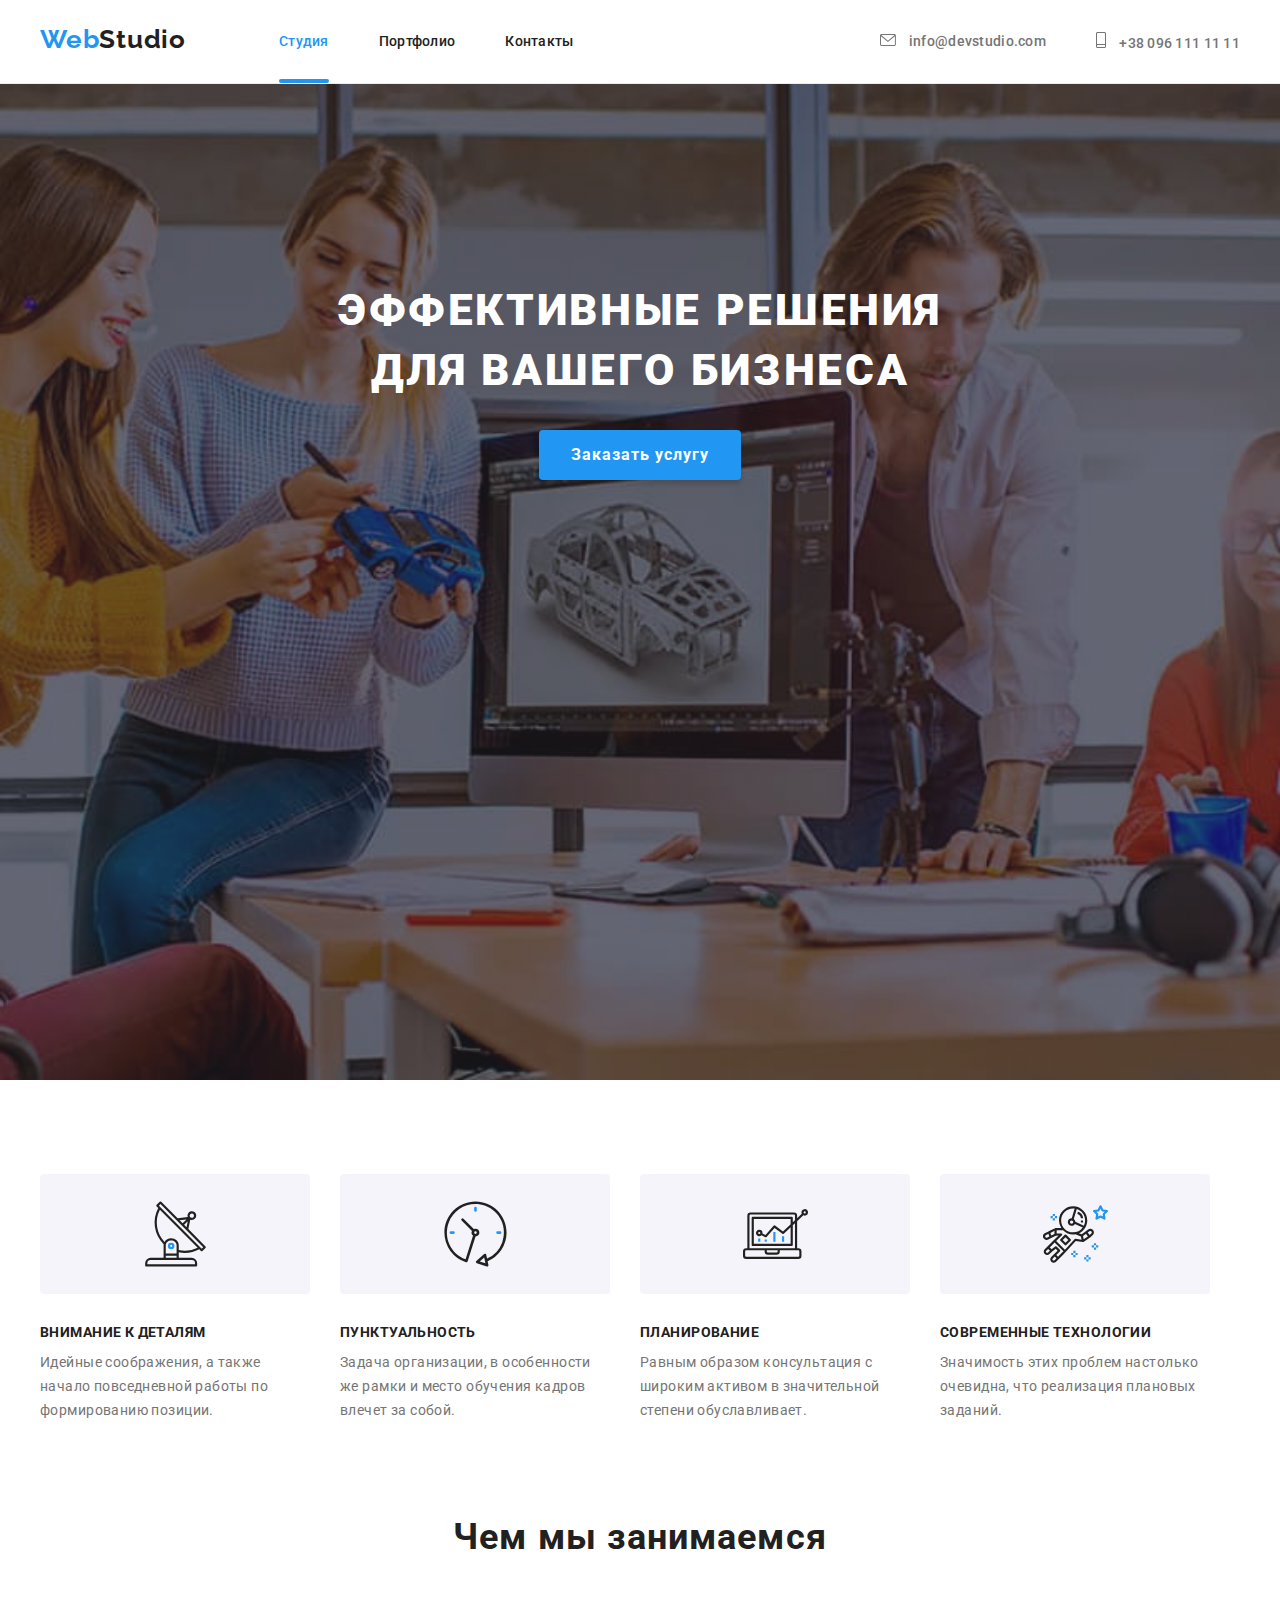
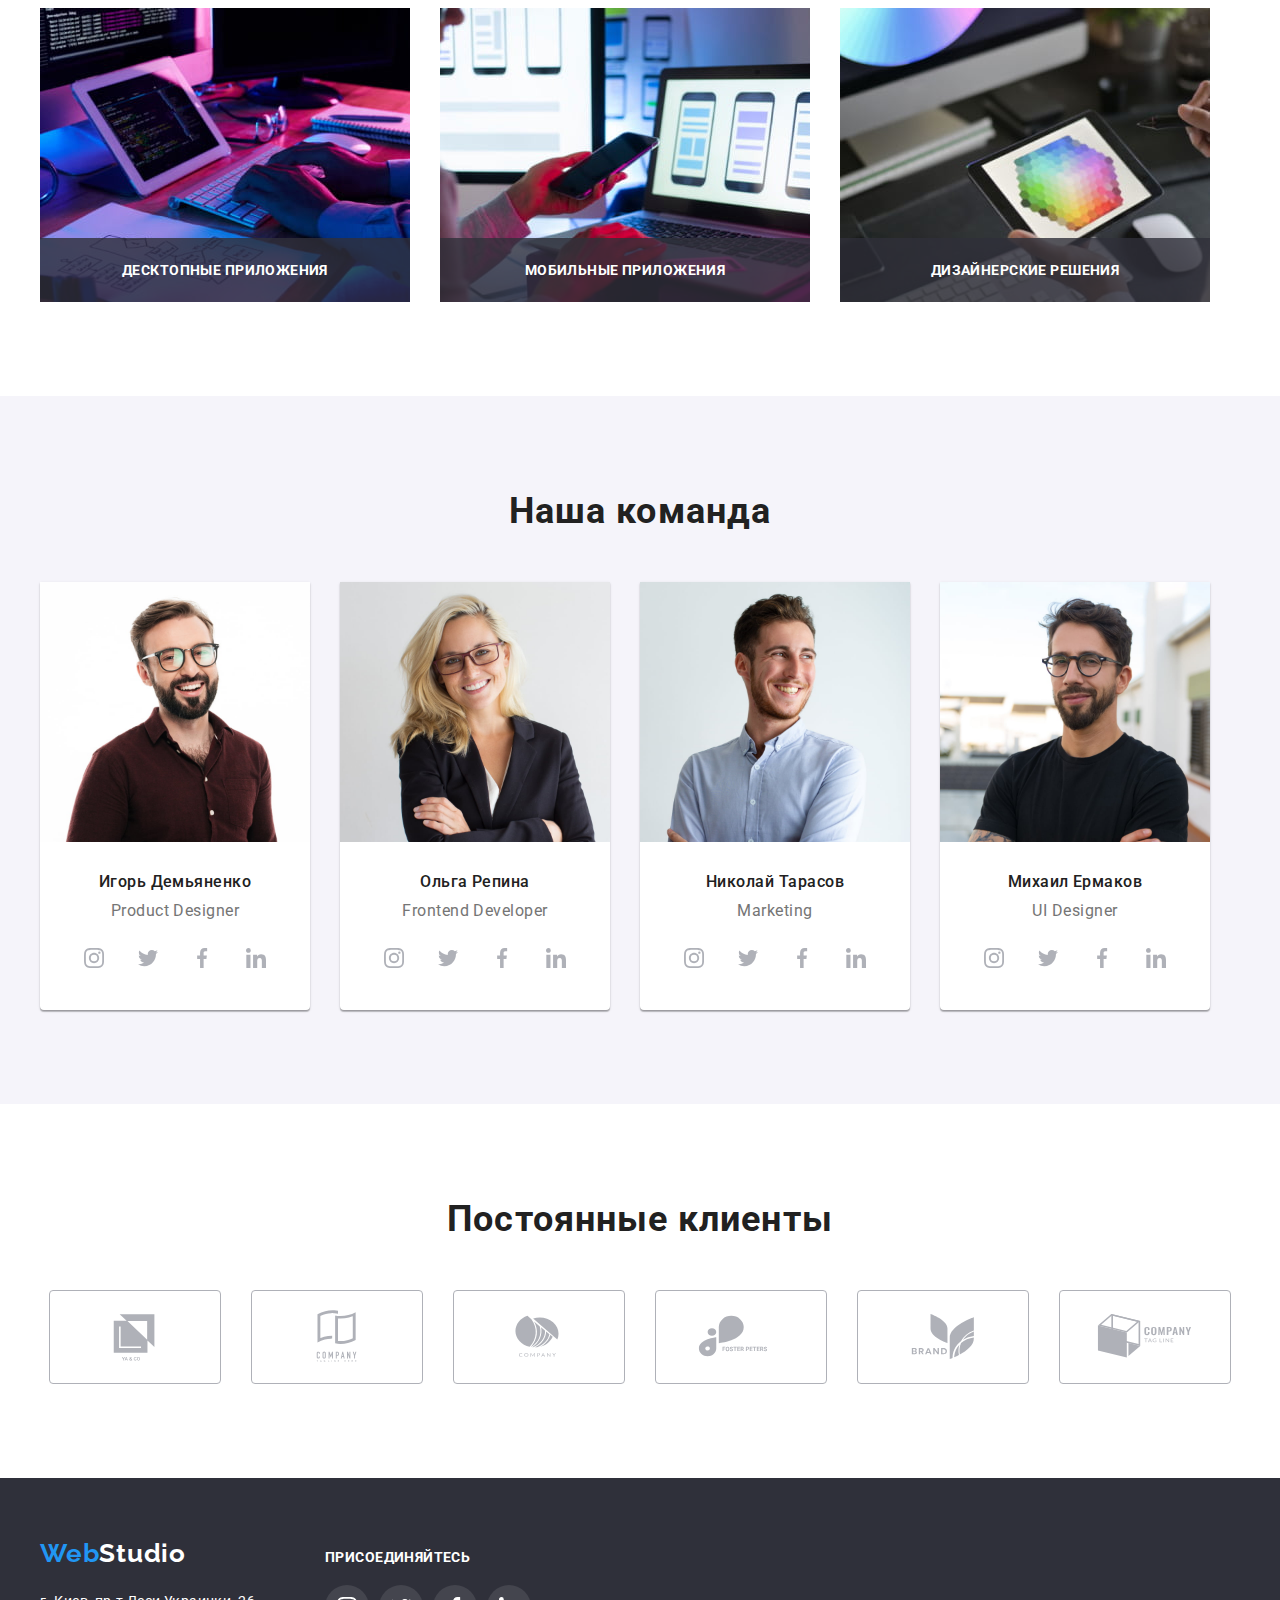
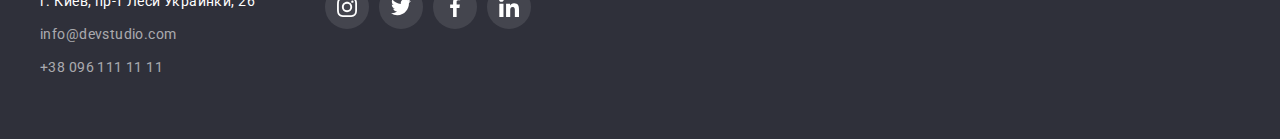
<file: index.html>
<!DOCTYPE html>
<html lang="ru">
  <head>
    <meta charset="UTF-8" />
    <meta http-equiv="X-UA-Compatible" content="IE=edge" />
    <meta name="viewport" content="width=device-width, initial-scale=1.0" />
    <title>WebStudio</title>

    <!-- Normalize start -->
    <link
      rel="stylesheet"
      href="https://cdnjs.cloudflare.com/ajax/libs/modern-normalize/1.1.0/modern-normalize.min.css"
      integrity="sha512-wpPYUAdjBVSE4KJnH1VR1HeZfpl1ub8YT/NKx4PuQ5NmX2tKuGu6U/JRp5y+Y8XG2tV+wKQpNHVUX03MfMFn9Q=="
      crossorigin="anonymous"
      referrerpolicy="no-referrer"
    />
    <!-- Normalize and -->

    <!--Fonts start-->
    <link rel="preconnect" href="https://fonts.googleapis.com" />
    <link rel="preconnect" href="https://fonts.gstatic.com" crossorigin />
    <link
      href="https://fonts.googleapis.com/css2?family=Raleway:wght@700&family=Roboto:wght@400;500;700;900&display=swap"
      rel="stylesheet"
    />
    <!--Fonts end-->

    <link rel="stylesheet" href="./css/styles.css" />
  </head>

  <body data-page>
    <!--header section-->

    <header class="header">
      <div class="conteiner header-conteiner">
        <nav class="header-nav">
          <ul class="header-list list">
            <li>
              <a class="logo link loglin" href="" lang="en"
                >Web<span class="logo-word link">Studio</span>
              </a>
            </li>
            <li class="header-item">
              <a class="header-link header-link-current link" href="">Студия</a>
            </li>
            <li class="header-item">
              <a class="header-link link" href="./portfolio.html">Портфолио</a>
            </li>
            <li class="header-item">
              <a class="header-link link" href="">Контакты</a>
            </li>
          </ul>
        </nav>

        <ul class="header-contacts list">
          <li>
            <a class="contacts-link link conttel" href="mailto:info@devstudio.com">
              <svg class="header-icon icon icon-letter" width="16" height="12">
                <use href="./images/icons.svg#icon-envelope-hover"></use>
              </svg>
              info@devstudio.com
            </a>
          </li>
          <li>
            <a class="contacts-link link" href="tel:+380961111111">
              <svg class="header-icon icon icon-tel" width="10" height="16">
                <use href="./images/icons.svg#icon-vector"></use>
              </svg>
              +38 096 111 11 11</a
            >
          </li>
        </ul>
      </div>
    </header>

    <!--main section-->

    <main>
      <!--hero section-->

      <section class="hero-section hero">
        <div class="conteiner">
          <h1 class="hero-title">
            Эффективные решения <br />
            для вашего бизнеса
          </h1>

          <button class="btn darc-btn" type="button" data-modal-open>Заказать услугу</button>
        </div>
      </section>

      <!--Особенности-->

      <section class="feature-section">
        <div class="conteiner">
          <h2 hidden>Особенности</h2>
          <ul class="feature-list list">
            <li class="feature-item">
              <div class="feature-link link">
                <svg class="feature-icon" width="65" height="70">
                  <use href="./images/icons.svg#icon-antenna"></use>
                </svg>
              </div>
              <h2 class="feature-item-title">Внимание к деталям</h2>
              <p class="feature-item-uppertitle">
                Идейные соображения, a также начало повседневной работы по формированию позиции.
              </p>
            </li>

            <li class="feature-item">
              <div class="feature-link link">
                <svg class="feature-icon" width="65" height="70">
                  <use href="./images/icons.svg#icon-clock"></use>
                </svg>
              </div>
              <h2 class="feature-item-title">Пунктуальность</h2>
              <p class="feature-item-uppertitle">
                Задача организации, в особенности же рамки и место обучения кадров влечет за собой.
              </p>
            </li>

            <li class="feature-item">
              <div class="feature-link link">
                <svg class="feature-icon" width="65" height="70">
                  <use href="./images/icons.svg#icon-diagram"></use>
                </svg>
              </div>
              <h2 class="feature-item-title">Планирование</h2>
              <p class="feature-item-uppertitle">
                Равным образом консультация с широким активом в значительной степени обуславливает.
              </p>
            </li>

            <li class="feature-item">
              <div class="feature-link link">
                <svg class="feature-icon" width="65" height="70">
                  <use href="./images/icons.svg#icon-astronaut"></use>
                </svg>
              </div>
              <h2 class="feature-item-title">Современные технологии</h2>
              <p class="feature-item-uppertitle">
                Значимость этих проблем настолько очевидна, что реализация плановых заданий.
              </p>
            </li>
          </ul>
        </div>
      </section>

      <!--Чем мы занимаемся-->

      <section class="about-section">
        <div class="conteiner">
          <h2 class="about-uppertitle">Чем мы занимаемся</h2>
          <ul class="about-list list">
            <li class="about-item">
              <div class="photo-list">
                <img
                  class="about-img"
                  src="./images/about/сoding.jpg"
                  alt="Программист за своим ПК"
                  width="370"
                  height="294"
                />
                <div class="photo-list-actions">
                  <p class="photo-text">Десктопные приложения</p>
                </div>
              </div>
            </li>
            <li class="about-item">
              <div class="photo-list">
                <img
                  class="about-img"
                  src="./images/about/design.jpg"
                  alt="Разробка мобильного приложения"
                  width="370"
                  height="294"
                />
                <div class="photo-list-actions">
                  <p class="photo-text">Мобильные приложения</p>
                </div>
              </div>
            </li>
            <li class="about-item">
              <div class="photo-list">
                <img
                  class="about-img"
                  src="./images/about/decoration.jpg"
                  alt="Палитра на планшети"
                  width="370"
                  height="294"
                />
                <div class="photo-list-actions">
                  <p class="photo-text">Дизайнерские решения</p>
                </div>
              </div>
            </li>
          </ul>
        </div>
      </section>

      <!--Наша команда-->

      <section class="team-section">
        <div class="conteiner">
          <h2 class="team-uppertitle">Наша команда</h2>
          <ul class="team-list list">
            <li class="team-item">
              <img
                class="team-img"
                src="./images/team/igor.jpg"
                alt="фото Игорь Демьяненко"
                width="270"
              />
              <div class="team-wrapper">
                <h3 class="team-name">Игорь Демьяненко</h3>
                <p class="team-position" lang="en">Product Designer</p>
                <ul class="socials-list">
                  <li class="socials-item">
                    <a
                      class="socials-link link"
                      href=""
                      target="_blank"
                      rel="noopener noreferrer"
                      aria-label="instagram"
                    >
                      <svg class="socials-icon" width="20" height="20">
                        <use href="./images/icons.svg#icon-instagram"></use>
                      </svg>
                    </a>
                  </li>
                  <li class="socials-item">
                    <a
                      class="socials-link link"
                      href=""
                      target="_blank"
                      rel="noopener noreferrer"
                      aria-label="twitter"
                    >
                      <svg class="socials-icon" width="20" height="20">
                        <use href="./images/icons.svg#icon-twitter"></use></svg
                    ></a>
                  </li>
                  <li class="socials-item">
                    <a
                      class="socials-link link"
                      href=""
                      target="_blank"
                      rel="noopener noreferrer"
                      aria-label="facebook"
                    >
                      <svg class="socials-icon" width="20" height="20">
                        <use href="./images/icons.svg#icon-facebook"></use></svg
                    ></a>
                  </li>
                  <li class="socials-item">
                    <a
                      class="socials-link link"
                      href=""
                      target="_blank"
                      rel="noopener noreferrer"
                      aria-label="linkedin"
                    >
                      <svg class="socials-icon" width="20" height="20">
                        <use href="./images/icons.svg#icon-linkedin"></use></svg
                    ></a>
                  </li>
                </ul>
              </div>
            </li>

            <li class="team-item">
              <img
                class="team-img"
                src="./images/team/olga.jpg"
                alt="фото Ольга Репина"
                width="270"
              />
              <div class="team-wrapper">
                <h3 class="team-name" lang="en">Ольга Репина</h3>
                <p class="team-position">Frontend Developer</p>
                <ul class="socials-list">
                  <li class="socials-item">
                    <a
                      class="socials-link link"
                      href=""
                      target="_blank"
                      rel="noopener noreferrer"
                      aria-label="instagram"
                    >
                      <svg class="socials-icon" width="20" height="20">
                        <use href="./images/icons.svg#icon-instagram"></use>
                      </svg>
                    </a>
                  </li>
                  <li class="socials-item">
                    <a
                      class="socials-link link"
                      href=""
                      target="_blank"
                      rel="noopener noreferrer"
                      aria-label="twitter"
                    >
                      <svg class="socials-icon" width="20" height="20">
                        <use href="./images/icons.svg#icon-twitter"></use></svg
                    ></a>
                  </li>
                  <li class="socials-item">
                    <a
                      class="socials-link link"
                      href=""
                      target="_blank"
                      rel="noopener noreferrer"
                      aria-label="facebook"
                    >
                      <svg class="socials-icon" width="20" height="20">
                        <use href="./images/icons.svg#icon-facebook"></use></svg
                    ></a>
                  </li>
                  <li class="socials-item">
                    <a
                      class="socials-link link"
                      href=""
                      target="_blank"
                      rel="noopener noreferrer"
                      aria-label="linkedin"
                    >
                      <svg class="socials-icon" width="20" height="20">
                        <use href="./images/icons.svg#icon-linkedin"></use></svg
                    ></a>
                  </li>
                </ul>
              </div>
            </li>

            <li class="team-item">
              <img
                class="team-img"
                src="./images/team/nikalay.jpg"
                alt="фото Николай Тарасов"
                width="270"
              />
              <div class="team-wrapper">
                <h3 class="team-name">Николай Тарасов</h3>
                <p class="team-position" lang="en">Marketing</p>
                <ul class="socials-list">
                  <li class="socials-item">
                    <a
                      class="socials-link link"
                      href=""
                      target="_blank"
                      rel="noopener noreferrer"
                      aria-label="instagram"
                    >
                      <svg class="socials-icon" width="20" height="20">
                        <use href="./images/icons.svg#icon-instagram"></use>
                      </svg>
                    </a>
                  </li>
                  <li class="socials-item">
                    <a
                      class="socials-link link"
                      href=""
                      target="_blank"
                      rel="noopener noreferrer"
                      aria-label="twitter"
                    >
                      <svg class="socials-icon" width="20" height="20">
                        <use href="./images/icons.svg#icon-twitter"></use></svg
                    ></a>
                  </li>
                  <li class="socials-item">
                    <a
                      class="socials-link link"
                      href=""
                      target="_blank"
                      rel="noopener noreferrer"
                      aria-label="facebook"
                    >
                      <svg class="socials-icon" width="20" height="20">
                        <use href="./images/icons.svg#icon-facebook"></use></svg
                    ></a>
                  </li>
                  <li class="socials-item">
                    <a
                      class="socials-link link"
                      href=""
                      target="_blank"
                      rel="noopener noreferrer"
                      aria-label="linkedin"
                    >
                      <svg class="socials-icon" width="20" height="20">
                        <use href="./images/icons.svg#icon-linkedin"></use></svg
                    ></a>
                  </li>
                </ul>
              </div>
            </li>

            <li class="team-item">
              <img
                class="team-img"
                src="./images/team/mikhail.jpg"
                alt="фото Михаил Ермаков"
                width="270"
              />
              <div class="team-wrapper">
                <h3 class="team-name">Михаил Ермаков</h3>
                <p class="team-position" lang="en">UI Designer</p>
                <ul class="socials-list">
                  <li class="socials-item">
                    <a
                      class="socials-link link"
                      href=""
                      target="_blank"
                      rel="noopener noreferrer"
                      aria-label="instagram"
                    >
                      <svg class="socials-icon" width="20" height="20">
                        <use href="./images/icons.svg#icon-instagram"></use>
                      </svg>
                    </a>
                  </li>
                  <li class="socials-item">
                    <a
                      class="socials-link link"
                      href=""
                      target="_blank"
                      rel="noopener noreferrer"
                      aria-label="twitter"
                    >
                      <svg class="socials-icon" width="20" height="20">
                        <use href="./images/icons.svg#icon-twitter"></use></svg
                    ></a>
                  </li>
                  <li class="socials-item">
                    <a
                      class="socials-link link"
                      href=""
                      target="_blank"
                      rel="noopener noreferrer"
                      aria-label="facebook"
                    >
                      <svg class="socials-icon" width="20" height="20">
                        <use href="./images/icons.svg#icon-facebook"></use></svg
                    ></a>
                  </li>
                  <li class="socials-item">
                    <a
                      class="socials-link link"
                      href=""
                      target="_blank"
                      rel="noopener noreferrer"
                      aria-label="linkedin"
                    >
                      <svg class="socials-icon" width="20" height="20">
                        <use href="./images/icons.svg#icon-linkedin"></use></svg
                    ></a>
                  </li>
                </ul>
              </div>
            </li>
          </ul>
        </div>
      </section>
    </main>

    <!--Постоянные клиенты-->

    <section class="clients-section">
      <div class="conteiner">
        <h2 class="clients-uppertitle">Постоянные клиенты</h2>
        <ul class="clients-list list">
          <li class="clients-item">
            <a
              class="clients-link link"
              href=""
              target="_blank"
              rel="noopener noreferrer"
              aria-label="logo-1"
            >
              <svg class="clients-icon" width="106" height="60">
                <use href="./images/icons.svg#icon-logo-1"></use>
              </svg>
            </a>
          </li>
          <li class="clients-item">
            <a
              class="clients-link link"
              href=""
              target="_blank"
              rel="noopener noreferrer"
              aria-label="logo-2"
            >
              <svg class="clients-icon" width="106" height="60">
                <use href="./images/icons.svg#icon-logo-2"></use>
              </svg>
            </a>
          </li>
          <li class="clients-item">
            <a
              class="clients-link link"
              href=""
              target="_blank"
              rel="noopener noreferrer"
              aria-label="logo-3"
            >
              <svg class="clients-icon" width="106" height="60">
                <use href="./images/icons.svg#icon-logo-3"></use>
              </svg>
            </a>
          </li>
          <li class="clients-item">
            <a
              class="clients-link link"
              href=""
              target="_blank"
              rel="noopener noreferrer"
              aria-label="logo-4"
            >
              <svg class="clients-icon icon-logo-4" width="106" height="60">
                <use href="./images/icons.svg#icon-logo-4"></use>
              </svg>
            </a>
          </li>
          <li class="clients-item">
            <a
              class="clients-link link"
              href=""
              target="_blank"
              rel="noopener noreferrer"
              aria-label="logo-5"
            >
              <svg class="clients-icon" width="106" height="60">
                <use href="./images/icons.svg#icon-logo-5"></use>
              </svg>
            </a>
          </li>
          <li class="clients-item">
            <a
              class="clients-link link"
              href=""
              target="_blank"
              rel="noopener noreferrer"
              aria-label="logo-6"
            >
              <svg class="clients-icon" width="106" height="60">
                <use href="./images/icons.svg#icon-logo-6"></use>
              </svg>
            </a>
          </li>
        </ul>
      </div>
    </section>

    <!--footer section-->

    <footer class="footer">
      <div class="conteiner foot-cont">
        <div class="footer-conteiner">
          <a class="logo link footlog" href="" lang="en"
            >Web<span class="footer-logo-word link">Studio</span>
          </a>

          <address class="footer-contacts">
            <ul class="contacts-list list">
              <li class="contacts-item">
                <a
                  class="contacts-link-add link"
                  href="https://goo.gl/maps/pwJf7TVeDmPE7f2x8"
                  target="_blank"
                  rel="noopener noreferrer"
                  >г. Киев, пр-т Леси Украинки, 26</a
                >
              </li>
              <li class="contacts-item">
                <a class="footer-contacts-link link" href="mailto:info@devstudio.com"
                  >info@devstudio.com</a
                >
              </li>
              <li class="contacts-item">
                <a class="footer-contacts-link link" href="tel:+380961111111">+38 096 111 11 11</a>
              </li>
            </ul>
          </address>
        </div>
        <div class="conteiner-socials">
          <h4 class="footer-socials">присоединяйтесь</h4>
          <ul class="footer-socials-list">
            <li class="footer-socials-item">
              <a
                class="footer-socials-link link"
                href=""
                target="_blank"
                rel="noopener noreferrer"
                aria-label="instagram"
              >
                <svg class="footer-socials-icon" width="20" height="20">
                  <use href="./images/icons.svg#icon-instagram"></use>
                </svg>
              </a>
            </li>
            <li class="footer-socials-item">
              <a
                class="footer-socials-link link"
                href=""
                target="_blank"
                rel="noopener noreferrer"
                aria-label="twitter"
              >
                <svg class="footer-socials-icon" width="20" height="20">
                  <use href="./images/icons.svg#icon-twitter"></use></svg
              ></a>
            </li>
            <li class="footer-socials-item">
              <a
                class="footer-socials-link link"
                href=""
                target="_blank"
                rel="noopener noreferrer"
                aria-label="facebook"
              >
                <svg class="footer-socials-icon" width="20" height="20">
                  <use href="./images/icons.svg#icon-facebook"></use></svg
              ></a>
            </li>
            <li class="footer-socials-item">
              <a
                class="footer-socials-link link"
                href=""
                target="_blank"
                rel="noopener noreferrer"
                aria-label="linkedin"
              >
                <svg class="footer-socials-icon" width="20" height="20">
                  <use href="./images/icons.svg#icon-linkedin"></use></svg
              ></a>
            </li>
          </ul>
        </div>
      </div>
    </footer>

    <!--modal window-->
    <div class="backdrop is-hidden" data-modal>
      <div class="modal">
        <button class="modal-btn" data-modal-close>
          <svg class="modal-btn-icon" width="11" height="11">
            <use href="./images/icons.svg#icon-close"></use>
          </svg>
        </button>
      </div>
    </div>

    <script src="./js/modal.js"></script>
  </body>
</html>
</file>
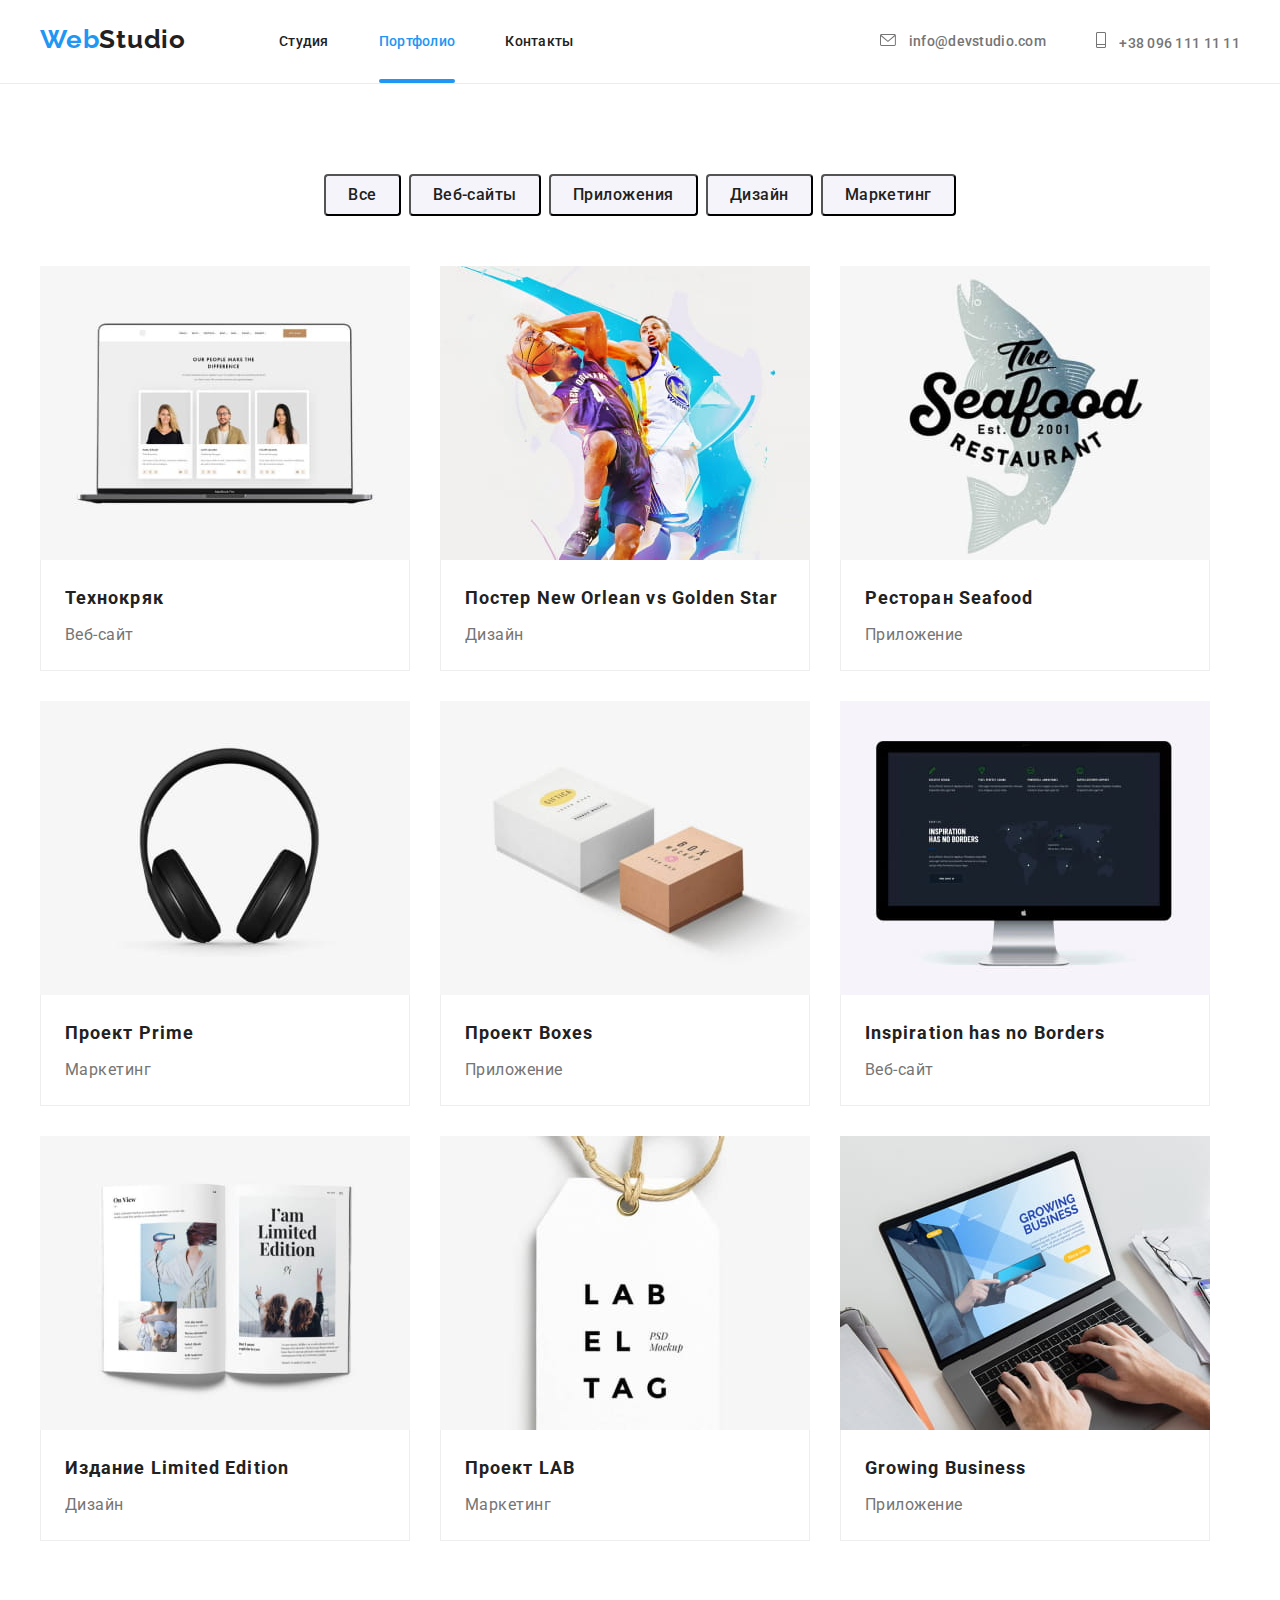
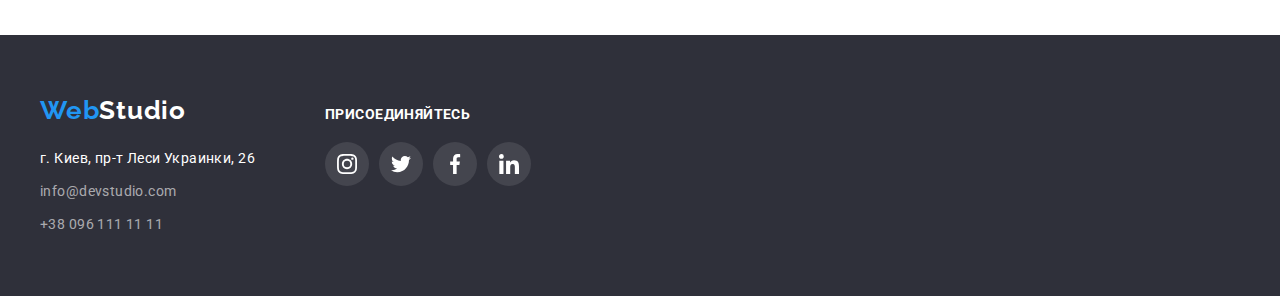
<file: portfolio.html>
<!DOCTYPE html>
<html lang="ru">
  <head>
    <meta charset="UTF-8" />
    <meta http-equiv="X-UA-Compatible" content="IE=edge" />
    <meta name="viewport" content="width=device-width, initial-scale=1.0" />
    <title>WebStudio</title>
    <!--Fonts start-->
    <link rel="preconnect" href="https://fonts.googleapis.com" />
    <link rel="preconnect" href="https://fonts.gstatic.com" crossorigin />
    <link
      href="https://fonts.googleapis.com/css2?family=Raleway:wght@700&family=Roboto:wght@400;500;700;900&display=swap"
      rel="stylesheet"
    />
    <!--Fonts end-->

    <!--Normalize  start-->
    <link
      rel="stylesheet"
      href="https://cdnjs.cloudflare.com/ajax/libs/modern-normalize/1.1.0/modern-normalize.min.css"
      integrity="sha512-wpPYUAdjBVSE4KJnH1VR1HeZfpl1ub8YT/NKx4PuQ5NmX2tKuGu6U/JRp5y+Y8XG2tV+wKQpNHVUX03MfMFn9Q=="
      crossorigin="anonymous"
      referrerpolicy="no-referrer"
    />
    <!--Normalize  end-->
    <link rel="stylesheet" href="./css/styles.css" />
  </head>
  <body>
    <!--header section-->

    <header class="header">
      <div class="conteiner header-conteiner">
        <nav class="header-nav">
          <ul class="header-list list">
            <li>
              <a class="logo link loglin" href="" lang="en"
                >Web<span class="logo-word link">Studio</span>
              </a>
            </li>
            <li class="header-item">
              <a class="header-link link" href="./index.html">Студия</a>
            </li>
            <li class="header-item">
              <a class="header-link header-link-current link" href="">Портфолио</a>
            </li>
            <li class="header-item">
              <a class="header-link link" href="">Контакты</a>
            </li>
          </ul>
        </nav>

        <ul class="header-contacts list">
          <li>
            <a class="contacts-link link conttel" href="mailto:info@devstudio.com">
              <svg class="header-icon icon icon-letter" width="16" height="12">
                <use href="./images/icons.svg#icon-envelope-hover"></use>
              </svg>
              info@devstudio.com
            </a>
          </li>
          <li>
            <a class="contacts-link link" href="tel:+380961111111">
              <svg class="header-icon icon icon-tel" width="10" height="16">
                <use href="./images/icons.svg#icon-vector"></use>
              </svg>
              +38 096 111 11 11</a
            >
          </li>
        </ul>
      </div>
    </header>

    <!--main section-->

    <main>
      <section class="portfolio-sections">
        <div class="conteiner">
          <h1 hidden>Основні розділи сайту</h1>
          <ul class="portfolio-menu list">
            <li class="menu item">
              <button class="btn light-btn" type="button">Все</button>
            </li>
            <li class="menu item">
              <button class="btn light-btn" type="button">Веб-сайты</button>
            </li>
            <li class="menu item">
              <button class="btn light-btn" type="button">Приложения</button>
            </li>
            <li class="menu item">
              <button class="btn light-btn" type="button">Дизайн</button>
            </li>
            <li class="menu item">
              <button class="btn light-btn" type="button">Маркетинг</button>
            </li>
          </ul>

          <ul class="portfolio-content list">
            <li class="content-list">
              <a class="content-item link" href="">
                <div class="portfolio-foto">
                  <img
                    class="portfolio-pic"
                    src="./images/projec/tehno.jpg"
                    alt="Проект 1"
                    width="370"
                  />
                  <div class="portfolio-overlay">
                    <p class="portfolio-overlay-text">
                      Ресурс предлагает комплексные предложения с разным уровнем функционала и
                      сервисов. Все это позволит посетителю получить исчерпывающие сведения о
                      компании или частном лице.
                    </p>
                  </div>
                </div>
                <div class="flex-portfolio">
                  <h2 class="portfolio-title link">Технокряк</h2>
                  <p class="portfolio-subtitle link">Веб-сайт</p>
                </div>
              </a>
            </li>

            <li class="content-list">
              <a class="content-item link" href="">
                <div class="portfolio-foto">
                  <img
                    class="portfolio-pic"
                    src="./images/projec/poster.jpg"
                    alt="Проект 2"
                    width="370"
                  />
                  <div class="portfolio-overlay">
                    <p class="portfolio-overlay-text">
                      Ресурс предлагает комплексные предложения с разным уровнем функционала и
                      сервисов. Все это позволит посетителю получить исчерпывающие сведения о
                      компании или частном лице.
                    </p>
                  </div>
                </div>
                <div class="flex-portfolio">
                  <h2 class="portfolio-title">Постер New Orlean vs Golden Star</h2>
                  <p class="portfolio-subtitle">Дизайн</p>
                </div>
              </a>
            </li>

            <li class="content-list">
              <a class="content-item link" href="">
                <div class="portfolio-foto">
                  <img
                    class="portfolio-pic"
                    src="./images/projec/restaurant.jpg"
                    alt="Проект 3"
                    width="370"
                  />
                  <div class="portfolio-overlay">
                    <p class="portfolio-overlay-text">
                      Ресурс предлагает комплексные предложения с разным уровнем функционала и
                      сервисов. Все это позволит посетителю получить исчерпывающие сведения о
                      компании или частном лице.
                    </p>
                  </div>
                </div>
                <div class="flex-portfolio">
                  <h2 class="portfolio-title">Ресторан Seafood</h2>
                  <p class="portfolio-subtitle">Приложение</p>
                </div>
              </a>
            </li>

            <li class="content-list">
              <a class="content-item link" href="">
                <div class="portfolio-foto">
                  <img
                    class="portfolio-pic"
                    src="./images/projec/prime.jpg"
                    alt="Проект 4"
                    width="370"
                  />
                  <div class="portfolio-overlay">
                    <p class="portfolio-overlay-text">
                      Ресурс предлагает комплексные предложения с разным уровнем функционала и
                      сервисов. Все это позволит посетителю получить исчерпывающие сведения о
                      компании или частном лице.
                    </p>
                  </div>
                </div>
                <div class="flex-portfolio">
                  <h2 class="portfolio-title">Проект Prime</h2>
                  <p class="portfolio-subtitle">Маркетинг</p>
                </div>
              </a>
            </li>

            <li class="content-list">
              <a class="content-item link" href="">
                <div class="portfolio-foto">
                  <img
                    class="portfolio-pic"
                    src="./images/projec/boxes.jpg"
                    alt="Проект 5"
                    width="370"
                  />
                  <div class="portfolio-overlay">
                    <p class="portfolio-overlay-text">
                      Ресурс предлагает комплексные предложения с разным уровнем функционала и
                      сервисов. Все это позволит посетителю получить исчерпывающие сведения о
                      компании или частном лице.
                    </p>
                  </div>
                </div>
                <div class="flex-portfolio">
                  <h2 class="portfolio-title">Проект Boxes</h2>
                  <p class="portfolio-subtitle">Приложение</p>
                </div>
              </a>
            </li>

            <li class="content-list">
              <a class="content-item link" href="">
                <div class="portfolio-foto">
                  <img
                    class="portfolio-pic"
                    src="./images/projec/inspiration.jpg"
                    alt="Проект 6"
                    width="370"
                  />
                  <div class="portfolio-overlay">
                    <p class="portfolio-overlay-text">
                      Ресурс предлагает комплексные предложения с разным уровнем функционала и
                      сервисов. Все это позволит посетителю получить исчерпывающие сведения о
                      компании или частном лице.
                    </p>
                  </div>
                </div>
                <div class="flex-portfolio">
                  <h2 class="portfolio-title">Inspiration has no Borders</h2>
                  <p class="portfolio-subtitle">Веб-сайт</p>
                </div>
              </a>
            </li>

            <li class="content-list">
              <a class="content-item link" href="">
                <div class="portfolio-foto">
                  <img
                    class="portfolio-pic"
                    src="./images/projec/edition.jpg"
                    alt="Проект 7"
                    width="370"
                  />
                  <div class="portfolio-overlay">
                    <p class="portfolio-overlay-text">
                      Ресурс предлагает комплексные предложения с разным уровнем функционала и
                      сервисов. Все это позволит посетителю получить исчерпывающие сведения о
                      компании или частном лице.
                    </p>
                  </div>
                </div>
                <div class="flex-portfolio">
                  <h2 class="portfolio-title">Издание Limited Edition</h2>
                  <p class="portfolio-subtitle">Дизайн</p>
                </div>
              </a>
            </li>

            <li class="content-list">
              <a class="content-item link" href="">
                <div class="portfolio-foto">
                  <img
                    class="portfolio-pic"
                    src="./images/projec/lab.jpg"
                    alt="Проект 8"
                    width="370"
                  />
                  <div class="portfolio-overlay">
                    <p class="portfolio-overlay-text">
                      Ресурс предлагает комплексные предложения с разным уровнем функционала и
                      сервисов. Все это позволит посетителю получить исчерпывающие сведения о
                      компании или частном лице.
                    </p>
                  </div>
                </div>
                <div class="flex-portfolio">
                  <h2 class="portfolio-title">Проект LAB</h2>
                  <p class="portfolio-subtitle">Маркетинг</p>
                </div>
              </a>
            </li>

            <li class="content-list">
              <a class="content-item link" href="">
                <div class="portfolio-foto">
                  <img
                    class="portfolio-pic"
                    src="./images/projec/business.jpg"
                    alt="Проект 9"
                    width="370"
                  />
                  <div class="portfolio-overlay">
                    <p class="portfolio-overlay-text">
                      Ресурс предлагает комплексные предложения с разным уровнем функционала и
                      сервисов. Все это позволит посетителю получить исчерпывающие сведения о
                      компании или частном лице.
                    </p>
                  </div>
                </div>
                <div class="flex-portfolio">
                  <h2 class="portfolio-title">Growing Business</h2>
                  <p class="portfolio-subtitle">Приложение</p>
                </div>
              </a>
            </li>
          </ul>
        </div>
      </section>
    </main>

    <!--footer section-->

    <footer class="footer">
      <div class="conteiner foot-cont">
        <div class="footer-conteiner">
          <a class="logo link footlog" href="" lang="en"
            >Web<span class="footer-logo-word link">Studio</span>
          </a>

          <address class="footer-contacts">
            <ul class="contacts-list list">
              <li class="contacts-item">
                <a
                  class="contacts-link-add link"
                  href="https://goo.gl/maps/pwJf7TVeDmPE7f2x8"
                  target="_blank"
                  rel="noopener noreferrer"
                  >г. Киев, пр-т Леси Украинки, 26</a
                >
              </li>
              <li class="contacts-item">
                <a class="footer-contacts-link link" href="mailto:info@devstudio.com"
                  >info@devstudio.com</a
                >
              </li>
              <li class="contacts-item">
                <a class="footer-contacts-link link" href="tel:+380961111111">+38 096 111 11 11</a>
              </li>
            </ul>
          </address>
        </div>
        <div class="conteiner-socials">
          <h4 class="footer-socials">присоединяйтесь</h4>
          <ul class="footer-socials-list">
            <li class="footer-socials-item">
              <a
                class="footer-socials-link link"
                href=""
                target="_blank"
                rel="noopener noreferrer"
                aria-label="instagram"
              >
                <svg class="footer-socials-icon" width="20" height="20">
                  <use href="./images/icons.svg#icon-instagram"></use>
                </svg>
              </a>
            </li>
            <li class="footer-socials-item">
              <a
                class="footer-socials-link link"
                href=""
                target="_blank"
                rel="noopener noreferrer"
                aria-label="twitter"
              >
                <svg class="footer-socials-icon" width="20" height="20">
                  <use href="./images/icons.svg#icon-twitter"></use></svg
              ></a>
            </li>
            <li class="footer-socials-item">
              <a
                class="footer-socials-link link"
                href=""
                target="_blank"
                rel="noopener noreferrer"
                aria-label="facebook"
              >
                <svg class="footer-socials-icon" width="20" height="20">
                  <use href="./images/icons.svg#icon-facebook"></use></svg
              ></a>
            </li>
            <li class="footer-socials-item">
              <a
                class="footer-socials-link link"
                href=""
                target="_blank"
                rel="noopener noreferrer"
                aria-label="linkedin"
              >
                <svg class="footer-socials-icon" width="20" height="20">
                  <use href="./images/icons.svg#icon-linkedin"></use></svg
              ></a>
            </li>
          </ul>
        </div>
      </div>
    </footer>
  </body>
</html>
</file>
<file: css/styles.css>
:root {
  /* fonts */
  --main-font: 'Roboto', sans-serif;
  --secondary-font: 'Raleway', sans-serif;

  /* text color */
  --title-text-cl: #212121;
  --uppertitle-cl: #757575;

  /* bg color */
  --grey-bg-cl: #757575;
  --dark-bg-cl: #2f303a;
  --acent-cl: #2196f3;

  /* others */
  --indent: 30px;
  --items: 4;
}

/* reset styles */

a {
  text-decoration: none;
  color: currentColor;
}

h1,
h2,
h3,
h4,
p {
  list-style: none;
  margin: 0;
}
ul {
  list-style: none;
  padding: 0;
  margin: 0;
}

img {
  display: block;
}

.link {
  text-decoration: none;
  color: currentColor;
}

.list {
  list-style: none;
}
.logo {
  font-family: var(--secondary-font);
  color: #2196f3;
  font-weight: 700;
  font-size: 26px;
  line-height: calc(31 / 26);
  letter-spacing: 0.03em;
}

.logo-word {
  color: var(--title-text-cl);
}
.footer-logo-word {
  color: #ffffff;
}

/* base style */

body {
  font-family: var(--main-font);
  color: var(--title-text-cl);
  margin: 0;
  padding-top: 80px;
}

.conteiner {
  width: 1200px;
  margin-left: auto;
  margin-right: auto;
  padding-left: 15px;
  padding-right: 15px;
}

/* header */

.header {
  border-bottom: 1px solid #ececec;
  background-color: #ffffff;

  position: fixed;
  z-index: 100;
  width: 100%;
  top: 0;
  left: 0;
  min-height: 80px;
}

.header-link {
  display: block;
  padding-top: 32px;
  padding-bottom: 32px;

  font-weight: 500;
  font-size: 14px;
  line-height: calc(16 / 12);
  letter-spacing: 0.02em;
  color: var(--title-text-cl);

  transition: color 250ms cubic-bezier(0.4, 0, 0.2, 1);
}

.header-link:hover,
.header-link:focus {
  color: var(--acent-cl);
}

.header-item {
  position: relative;
}

.header-link-current::after {
  position: absolute;
  content: '';
  bottom: 0;
  left: 0;

  width: 100%;
  height: 4px;
  border-radius: 2px;
  background-color: #2196f3;
}

.header-conteiner {
  display: flex;
  align-items: center;
}

.header-contacts {
  display: flex;
  margin-left: auto;
  align-items: center;
  font-weight: 500;
  font-size: 14px;
  line-height: calc(16 / 14);
  letter-spacing: 0.02em;
}

.loglin {
  display: flex;
  margin-top: 24px;
}

.contacts-link {
  color: #757575;

  transition: color 250ms cubic-bezier(0.4, 0, 0.2, 1);
}

.conttel {
  margin-right: 50px;
}

.contacts-link:hover,
.contacts-link:focus {
  color: var(--acent-cl);
}

.header-list {
  display: flex;
}

.header-item {
  margin-left: 93px;
}

.header-list .header-item + .header-item {
  margin-left: 50px;
}

/* btn */

.btn {
  font-family: 'Roboto';
  cursor: pointer;
  font-weight: 700;
  font-size: 16px;
  line-height: calc(30 / 16);
  letter-spacing: 0.06em;
  color: #ffffff;
  background-color: var(--acent-cl);

  transition: color 250ms cubic-bezier(0.4, 0, 0.2, 1),
    background-color 250ms cubic-bezier(0.4, 0, 0.2, 1);
}
.light-btn {
  padding-top: 6px;
  padding-bottom: 6px;
  padding-left: 22px;
  padding-right: 22px;

  font-weight: 500;
  font-size: 16px;
  line-height: calc(26 / 16);
  letter-spacing: 0.03em;
  border-radius: 4px;

  color: #212121;
  background-color: #f5f4fa;

  transition: color 250ms cubic-bezier(0.4, 0, 0.2, 1),
    background-color 250ms cubic-bezier(0.4, 0, 0.2, 1);
}
.darc-btn {
  text-align: center;
  min-width: 200px;
  height: 50px;
  left: 700px;
  top: 430px;
  padding: 10px 32px;
  box-shadow: 0px 4px 4px rgba(0, 0, 0, 0.15);
  border-radius: 4px;
  border: none;
}

.current-btn {
  background-color: var(--acent-cl);
}

.light-btn:focus,
.light-btn:hover {
  color: #ffffff;
  background-color: #2196f3;
}

/* hero section */

.hero {
  height: 600px;
  max-width: 1600px;
  margin-left: auto;
  margin-right: auto;

  background: #c4c4c4;
  background-image: linear-gradient(to right, rgba(47, 48, 58, 0.4), rgba(47, 48, 58, 0.4)),
    url(../images/hero/hero-bg.jpg);
  background-repeat: no-repeat;
  background-position: center;
  background-size: cover;
}

.hero-section {
  text-align: center;
  padding-top: 200px;
  padding-bottom: 200px;

  color: #ffffff;
}

.hero-title {
  font-weight: 900;
  font-size: 44px;
  line-height: calc(60 / 44);
  letter-spacing: 0.06em;
  text-transform: uppercase;
  margin-bottom: 30px;
}

.feature-section {
  padding-top: 94px;
  padding-bottom: 94px;
}

.feature-item-title {
  font-weight: 700;
  font-size: 14px;
  line-height: calc(16 / 14);
  letter-spacing: 0.03em;
  text-transform: uppercase;
  color: #212121;
  margin-top: 30px;
  margin-bottom: 10px;
}

.feature-item-uppertitle {
  font-weight: 400;
  font-size: 14px;
  line-height: calc(24 / 14);
  letter-spacing: 0.03em;
  color: #757575;
}

.feature-item {
  width: 270px;
  margin-right: 30px;
}

.feature-list {
  display: flex;
}

.feature-item:last-child {
  margin-right: 0;
}

.about-list {
  display: flex;
}

.about-item {
  width: 370px;
}

.about-list .about-item + .about-item {
  margin-left: 30px;
}

.team-section {
  background-color: #f5f4fa;
  padding-top: 94px;
  padding-bottom: 94px;
}

.about-section {
  padding-bottom: 94px;
}

.photo-list {
  position: relative;
}

.photo-list-actions {
  width: 100%;
  position: absolute;
  bottom: 0;
  padding-top: 24px;
  padding-bottom: 24px;
  overflow: hidden;

  background-color: rgba(47, 48, 58, 0.8);
}

.photo-text {
  font-weight: 700;
  font-size: 14px;
  line-height: calc(16 / 14);
  text-align: center;
  letter-spacing: 0.03em;
  text-transform: uppercase;

  color: #ffffff;
}

.team-uppertitle {
  margin-bottom: 50px;
  text-align: center;
}

.about-uppertitle,
.team-uppertitle,
.clients-uppertitle {
  margin-bottom: 50px;
  text-align: center;
  font-weight: 700;
  font-size: 36px;
  line-height: calc(42 / 36);
  letter-spacing: 0.03em;
  color: #212121;
}

.team-name {
  margin-bottom: 10px;
  text-align: center;
  font-weight: 500;
  font-size: 16px;
  line-height: calc(19 / 16);
  letter-spacing: 0.03em;

  color: #212121;
}
.team-position {
  margin-bottom: 16px;
  text-align: center;
  font-weight: 400;
  font-size: 16px;
  line-height: calc(19 / 16);
  letter-spacing: 0.03em;

  color: #757575;
}

.team-list {
  display: flex;
  margin: -15px;
}

.team-item {
  margin: 15px;
  background: #ffffff;
  box-shadow: 0px 1px 3px rgba(0, 0, 0, 0.12), 0px 1px 1px rgba(0, 0, 0, 0.14),
    0px 2px 1px rgba(0, 0, 0, 0.2);
  border-radius: 0px 0px 4px 4px;
}

.team-wrapper {
  padding-top: 30px;
  padding-bottom: 30px;
  padding-left: 5px;
  padding-right: 5px;
}

/* footer */

.footer {
  background-color: var(--dark-bg-cl);
  padding-top: 60px;
  padding-bottom: 60px;
}

.footlog {
  display: flex;
  margin-bottom: 20px;
}

.contacts-list {
  font-family: 'Roboto';
  font-style: normal;
  font-weight: 400;
  font-size: 14px;
  line-height: calc(24 / 14);
  letter-spacing: 0.03em;
  color: #ffffff;
}
.contacts-link-add {
  font-family: 'Roboto';
  font-style: normal;
  font-weight: 400;
  font-size: 14px;
  line-height: calc(24 / 14);
  letter-spacing: 0.03em;
}
.footer-contacts-link {
  color: rgba(255, 255, 255, 0.6);
}

.contacts-list .contacts-item + .contacts-item {
  margin-top: 9px;
}

/* Портфолио */

.portfolio-sections {
  padding-top: 94px;
  padding-bottom: 94px;
}

.portfolio-title {
  margin-bottom: 4px;
  font-weight: 700;
  font-size: 18px;
  line-height: calc(36 / 18);
  letter-spacing: 0.06em;
  color: #212121;
}

.portfolio-subtitle {
  font-weight: 400;
  font-size: 16px;
  line-height: calc(30 / 16);
  letter-spacing: 0.03em;
  color: #757575;
}

.portfolio-menu {
  margin-bottom: 50px;
  display: flex;
  justify-content: center;
  gap: 8px;
}

.content-list {
  box-sizing: border-box;
  flex-basis: calc((100% - var(--indent) * (var(--items) - 1)) / var(--items));
}

.content-list:hover,
.content-list:focus {
  box-shadow: 0px 1px 1px rgba(0, 0, 0, 0.12), 0px 4px 4px rgba(0, 0, 0, 0.06),
    1px 4px 6px rgba(0, 0, 0, 0.16);
}

.portfolio-content {
  display: flex;
  flex-wrap: wrap;
  gap: var(--indent);
}

.flex-portfolio {
  border: 1px solid #eeeeee;
  border-top: none;
  padding: 20px 24px;
}

/* Портфолио текст */

.portfolio-foto {
  position: relative;
  overflow: hidden;
}
.portfolio-overlay {
  position: absolute;
  display: block;
  bottom: 0;
  left: 0;
  width: 100%;
  height: 100%;
  background-color: rgba(33, 150, 243, 0.9);
  transform: translateY(100%);
  transition: transform 250ms cubic-bezier(0.4, 0, 0.2, 1);
}
.portfolio-overlay-text {
  padding: 63px 24px;
  font-weight: 400;
  font-size: 18px;
  line-height: calc(28 / 18);
  letter-spacing: 0.03em;
  color: #ffffff;
}
.content-item:hover .portfolio-overlay {
  transform: translateY(0);
  opacity: 1;
}

/* Контакты */

/* socials icons */

.contacts-link {
  align-items: center;
}

.socials-link {
  display: flex;
  align-items: center;
  justify-content: center;

  width: 44px;
  height: 44px;
  border-radius: 50%;

  color: #afb1b8;
  background-color: #ffffff;
  transition: color 250ms cubic-bezier(0.4, 0, 0.2, 1),
    background-color 250ms cubic-bezier(0.4, 0, 0.2, 1);
}
.socials-list {
  display: flex;
  align-items: center;
  justify-content: center;
  gap: 10px;
}

.socials-link:hover,
.socials-link:focus {
  color: #ffffff;
  background-color: #2196f3;
}

.socials-icon {
  fill: currentColor;
}

.conteiner-socials {
  align-items: baseline;
  display: flex;
  justify-content: center;
}

.footer-socials {
  margin-bottom: 20px;
  font-weight: 700;
  font-size: 14px;
  line-height: calc(16 / 14);
  letter-spacing: 0.03em;
  text-transform: uppercase;
  color: #ffffff;
}

.footer-socials-link {
  display: flex;
  align-items: center;
  justify-content: center;

  width: 44px;
  height: 44px;
  border-radius: 50%;

  color: #ffffff;
  background-color: rgba(255, 255, 255, 0.1);

  transition: color 250ms cubic-bezier(0.4, 0, 0.2, 1),
    background-color 250ms cubic-bezier(0.4, 0, 0.2, 1);
}
.footer-socials-list {
  display: flex;
  align-items: center;
  justify-content: center;
  gap: 10px;
}

.footer-socials-link:hover,
.footer-socials-link:focus {
  color: #ffffff;
  background-color: #2196f3;
}

.footer-socials-icon {
  fill: currentColor;
}

.foot-cont {
  display: flex;
  align-items: baseline;
  gap: 70px;
}

.conteiner-socials {
  display: inline-block;
  flex-wrap: wrap;
}

.clients-section {
  padding-top: 94px;
  padding-bottom: 94px;
  background: #ffffff;
}

.clients-link {
  display: flex;
  align-items: center;
  justify-content: center;
  width: 170px;
  height: 92px;

  border-radius: 4px;
  border: 1px solid #afb1b8;
  color: #afb1b8;

  transition: color 250ms cubic-bezier(0.4, 0, 0.2, 1);
}
.clients-list {
  display: flex;
  align-items: center;
  justify-content: center;
  gap: 30px;
}

.clients-link:hover,
.clients-link:focus {
  color: #ffffff;
}

.clients-icon {
  fill: currentColor;
}

.feature-link {
  display: flex;
  align-items: center;
  justify-content: center;
  width: 270px;
  height: 120px;
  background: #f5f4fa;
  border-radius: 4px;
}

.clients-link:hover,
.clients-link:focus {
  --color3: var(--acent-cl);
  --color2: var(--acent-cl);
  border: 1px solid var(--acent-cl);
}

.feature-icon:hover {
  stroke: var(--acent-cl);
}

.icon-letter {
  margin-right: 10px;
  fill: currentColor;
}

.icon-tel {
  margin-right: 10px;
  fill: currentColor;
}

.icon-letter:hover,
.icon-letter:focus,
.header-link-current {
  color: var(--acent-cl);
}

.contacts-link:hover,
.contacts-link:focus {
  color: var(--acent-cl);
}

/* modal window */

.no-scroll {
  overflow: hidden;
}

.backdrop {
  position: fixed;
  top: 0;
  left: 0;
  z-index: 1000;

  width: 100%;
  height: 100%;

  background-color: rgba(0, 0, 0, 0.2);

  opacity: 1;
  visibility: visible;
  pointer-events: initial;
  transition: opacity 250ms cubic-bezier(0.4, 0, 0.2, 1),
    visibility 250ms cubic-bezier(0.4, 0, 0.2, 1);
}

.backdrop.is-hidden {
  opacity: 0;
  visibility: hidden;
  pointer-events: none;
}

.backdrop.is-hidden .modal {
  opacity: 0;
  transform: translate(-50%, -50%) scale(0.3);
}

.modal {
  position: absolute;
  top: 50%;
  left: 50%;
  transform: translate(-50%, -50%) scale(1);

  width: 528px;
  height: 581px;

  background-color: #ffffff;
  box-shadow: 0px 1px 3px rgba(0, 0, 0, 0.12), 0px 1px 1px rgba(0, 0, 0, 0.14),
    0px 2px 1px rgba(0, 0, 0, 0.2);
  border-radius: 4px;

  opacity: 1;
  transition: transform 250ms cubic-bezier(0.4, 0, 0.2, 1),
    opacity 250ms cubic-bezier(0.4, 0, 0.2, 1);
}

.modal-btn {
  cursor: pointer;
  display: flex;
  align-items: center;
  justify-content: center;
  position: absolute;
  padding: 0;
  top: 8px;
  right: 8px;
  width: 30px;
  height: 30px;
  background: #ffffff;
  border: 1px solid rgba(0, 0, 0, 0.1);
  border-radius: 50%;
}
</file>
